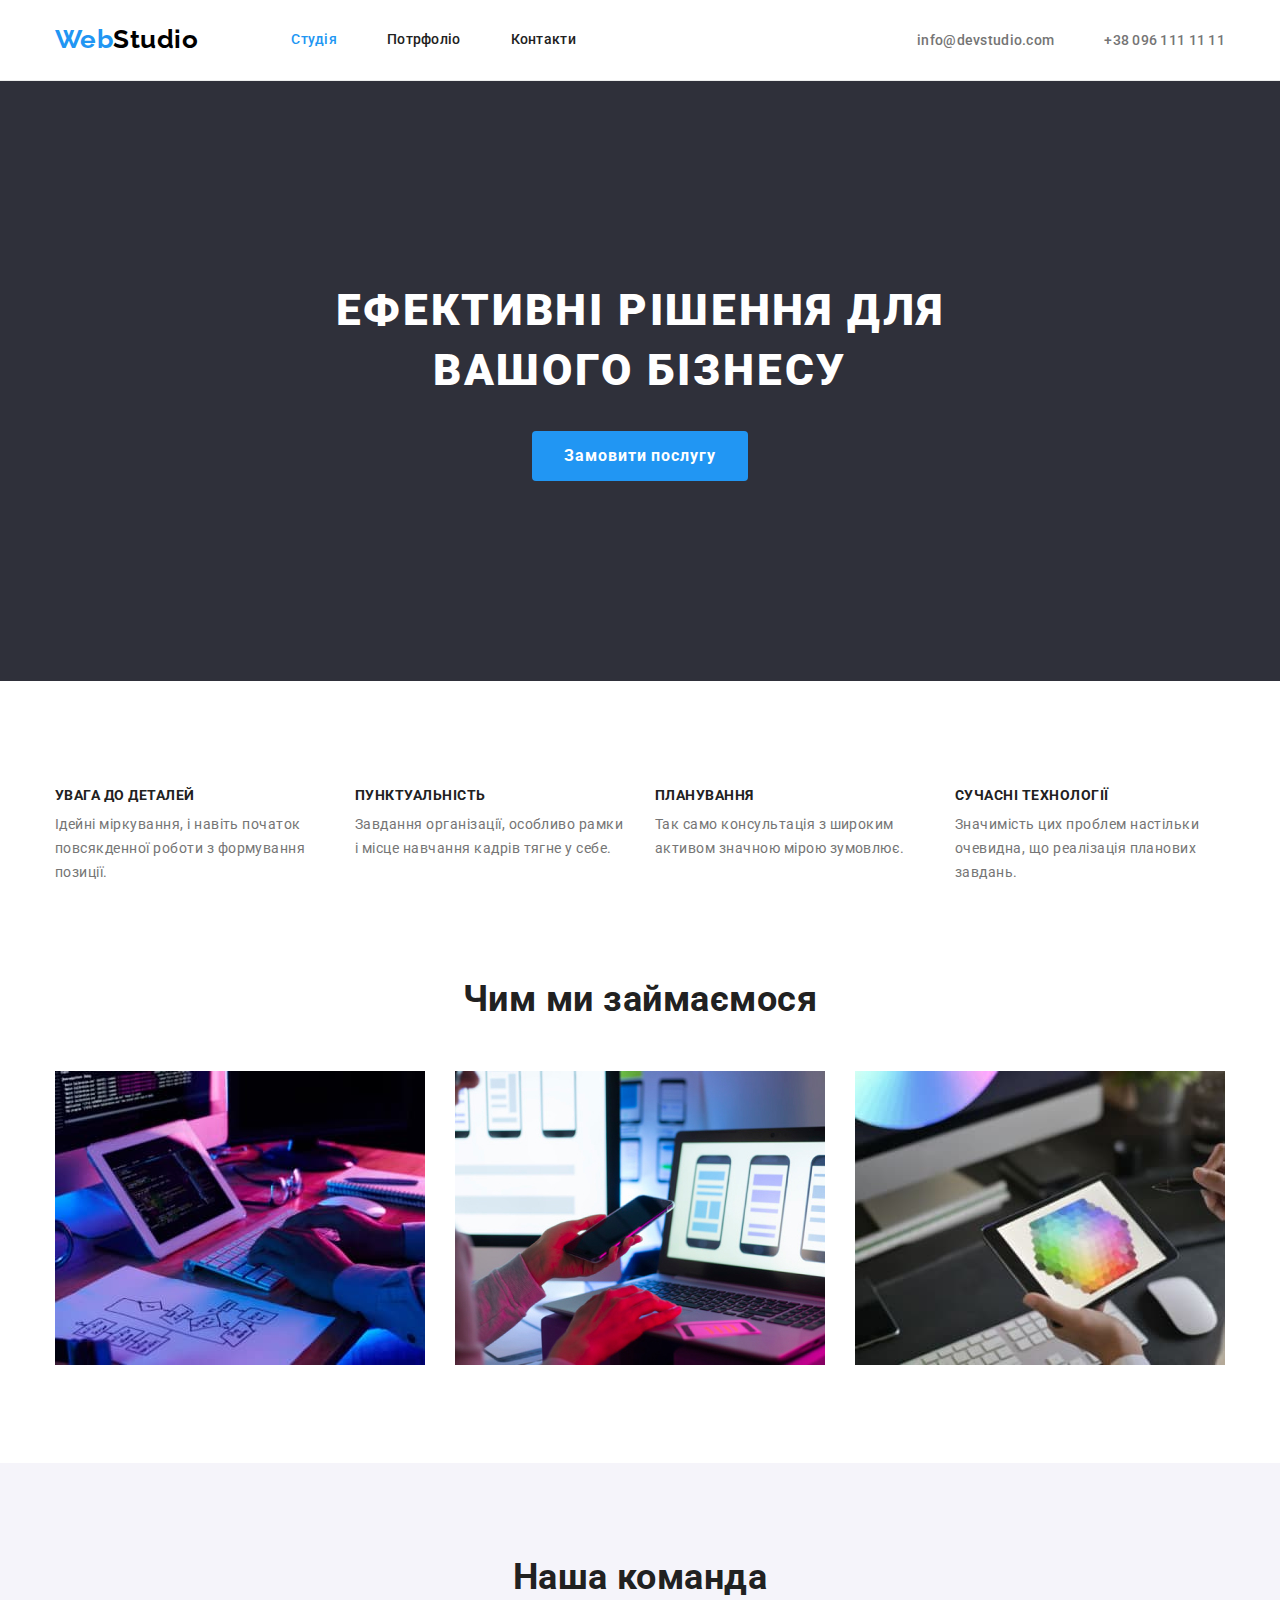
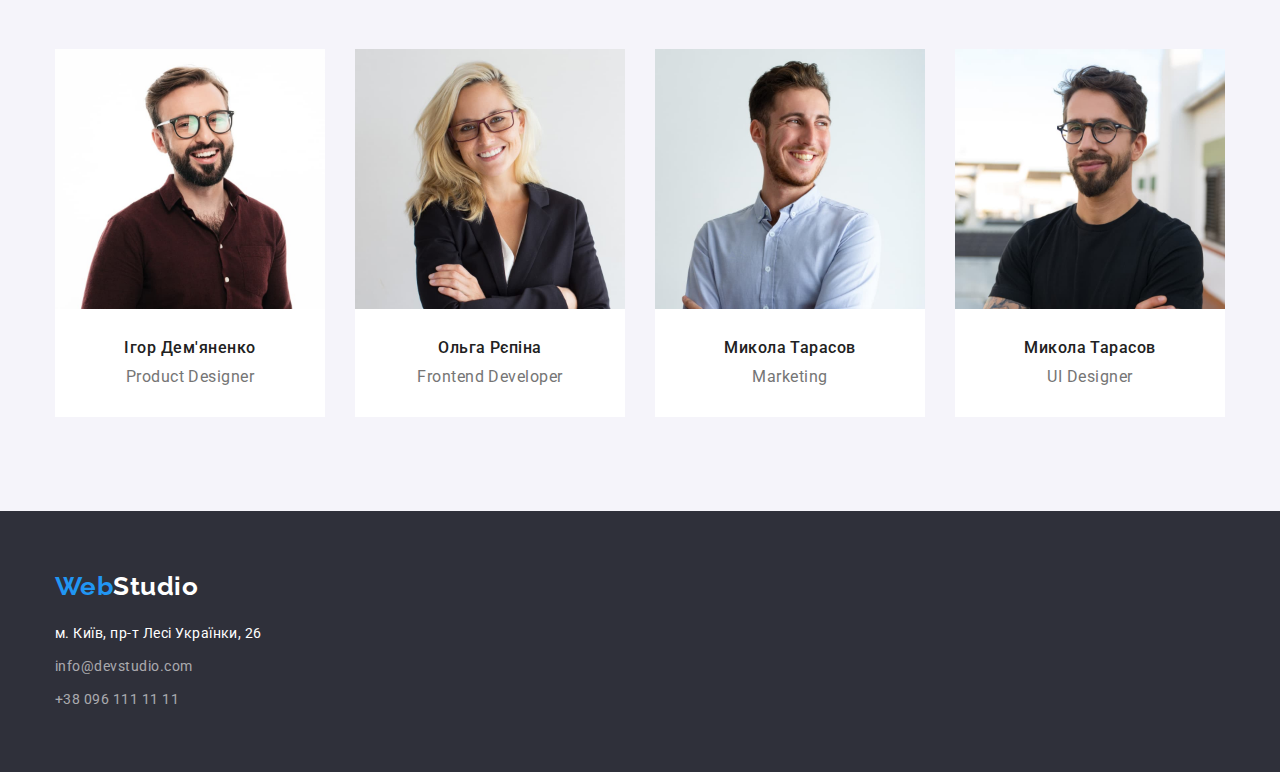
<file: index.html>
<!DOCTYPE html>
<html lang="uk">
  <head>
    <meta charset="UTF-8" />
    <meta http-equiv="X-UA-Compatible" content="IE=edge" />
    <meta name="viewport" content="width=device-width, initial-scale=1.0" />
    <title>WebStudio</title>
    <link
      href="https://fonts.googleapis.com/css2?family=Raleway:wght@700&family=Roboto:wght@400;500;700;900&display=swap"
      rel="stylesheet"
    />
    <link
      rel="stylesheet"
      href="https://cdnjs.cloudflare.com/ajax/libs/modern-normalize/1.1.0/modern-normalize.min.css
	 "
    />
    <link rel="stylesheet" href="./css/styles.css" />
  </head>
  <body>
    <header class="header">
      <div class="container">
        <a href="#" class="logo"><span>Web</span>Studio</a>
        <nav>
          <ul class="main-nav list">
            <li class="item"><a href="#" class="link active">Студія</a></li>
            <li class="item">
              <a href="./portfolio.html" class="link">Потрфоліо</a>
            </li>
            <li class="item"><a href="#" class="link">Контакти</a></li>
          </ul>
        </nav>
        <ul class="contacts list">
          <li class="item">
            <a href="mailto:info@devstudio.com" class="contacts-link"
              >info@devstudio.com</a
            >
          </li>
          <li class="item">
            <a href="tel:+380961111111" class="contacts-link"
              >+38 096 111 11 11</a
            >
          </li>
        </ul>
      </div>
    </header>
    <main>
      <section class="hero">
        <div class="container">
          <h1 class="hero-title">
            ЕФЕКТИВНІ РІШЕННЯ ДЛЯ <br />
            ВАШОГО БІЗНЕСУ
          </h1>
          <button type="submit" class="hero-btn">Замовити послугу</button>
        </div>
      </section>
      <!--Наші переваги-->
      <section class="privilege">
        <div class="container">
          <h2 class="section-title visually-hidden">Наші переваги</h2>
          <ul class="privilege-list list">
            <li class="privilege-item">
              <h3 class="privilege-title">УВАГА ДО ДЕТАЛЕЙ</h3>
              <p class="privilege-text">
                Ідейні міркування, і навіть початок повсякденної роботи з
                формування позиції.
              </p>
            </li>
            <li class="privilege-item">
              <h3 class="privilege-title">ПУНКТУАЛЬНІСТЬ</h3>
              <p class="privilege-text">
                Завдання організації, особливо рамки і місце навчання кадрів
                тягне у себе.
              </p>
            </li>
            <li class="privilege-item">
              <h3 class="privilege-title">ПЛАНУВАННЯ</h3>
              <p class="privilege-text">
                Так само консультація з широким активом значною мірою зумовлює.
              </p>
            </li>
            <li class="privilege-item">
              <h3 class="privilege-title">СУЧАСНІ ТЕХНОЛОГІЇ</h3>
              <p class="privilege-text">
                Значимість цих проблем настільки очевидна, що реалізація
                планових завдань.
              </p>
            </li>
          </ul>
        </div>
      </section>
      <!--Чим ми займаємося-->
      <section class="section">
        <div class="container">
          <h2 class="section-title">Чим ми займаємося</h2>
          <ul class="examples list">
            <li class="examples-item">
              <img
                src="image/weDo/img1.jpg"
                alt="Створення сайтів"
                width="370"
              />
            </li>
            <li class="examples-item">
              <img
                src="image/weDo/img2.jpg"
                alt="Створення мобільних додатків"
                width="370"
              />
            </li>
            <li class="examples-item">
              <img
                src="image/weDo/img3.jpg"
                alt="Створення дизайну сайтів"
                width="370"
              />
            </li>
          </ul>
        </div>
      </section>
      <!--Наша команда-->
      <section class="section our-team">
        <div class="container">
          <h2 class="section-title">Наша команда</h2>
          <ul class="our-team-list list">
            <li class="our-team-item">
              <img
                src="image/ourTeam/img1.jpg"
                alt="Ігор Дем'яненко"
                width="270"
              />
              <div class="our-team-worker">
                <h3 class="our-team-title">Ігор Дем'яненко</h3>
                <p class="our-team-text">Product Designer</p>
              </div>
            </li>
            <li class="our-team-item">
              <img
                src="image/ourTeam/img2.jpg"
                alt="Ольга Рєпіна"
                width="270"
              />
              <div class="our-team-worker">
                <h3 class="our-team-title">Ольга Рєпіна</h3>
                <p class="our-team-text">Frontend Developer</p>
              </div>
            </li>
            <li class="our-team-item">
              <img
                src="image/ourTeam/img3.jpg"
                alt="Микола Тарасов"
                width="270"
              />
              <div class="our-team-worker">
                <h3 class="our-team-title">Микола Тарасов</h3>
                <p class="our-team-text">Marketing</p>
              </div>
            </li>
            <li class="our-team-item">
              <img
                src="image/ourTeam/img4.jpg"
                alt="Михайло Єрмаков"
                width="270"
              />
              <div class="our-team-worker">
                <h3 class="our-team-title">Микола Тарасов</h3>
                <p class="our-team-text">UI Designer</p>
              </div>
            </li>
          </ul>
        </div>
      </section>
    </main>
    <footer class="footer">
      <div class="container">
        <a href="#" class="logo footer-logo"><span>Web</span>Studio</a>
        <address>
          <ul class="adress list">
            <li>
              <a
                href="https://goo.gl/maps/8N9khmtmoE5xAhKt7"
                target="_blank"
                rel="noopener noreferrer"
                class="link"
                >м. Київ, пр-т Лесі Українки, 26</a
              >
            </li>
            <li>
              <a href="mailto:info@devstudio.com" class="adress-link link"
                >info@devstudio.com</a
              >
            </li>
            <li>
              <a href="tel:+380961111111" class="adress-link link"
                >+38 096 111 11 11</a
              >
            </li>
          </ul>
        </address>
      </div>
    </footer>
  </body>
</html>
</file>
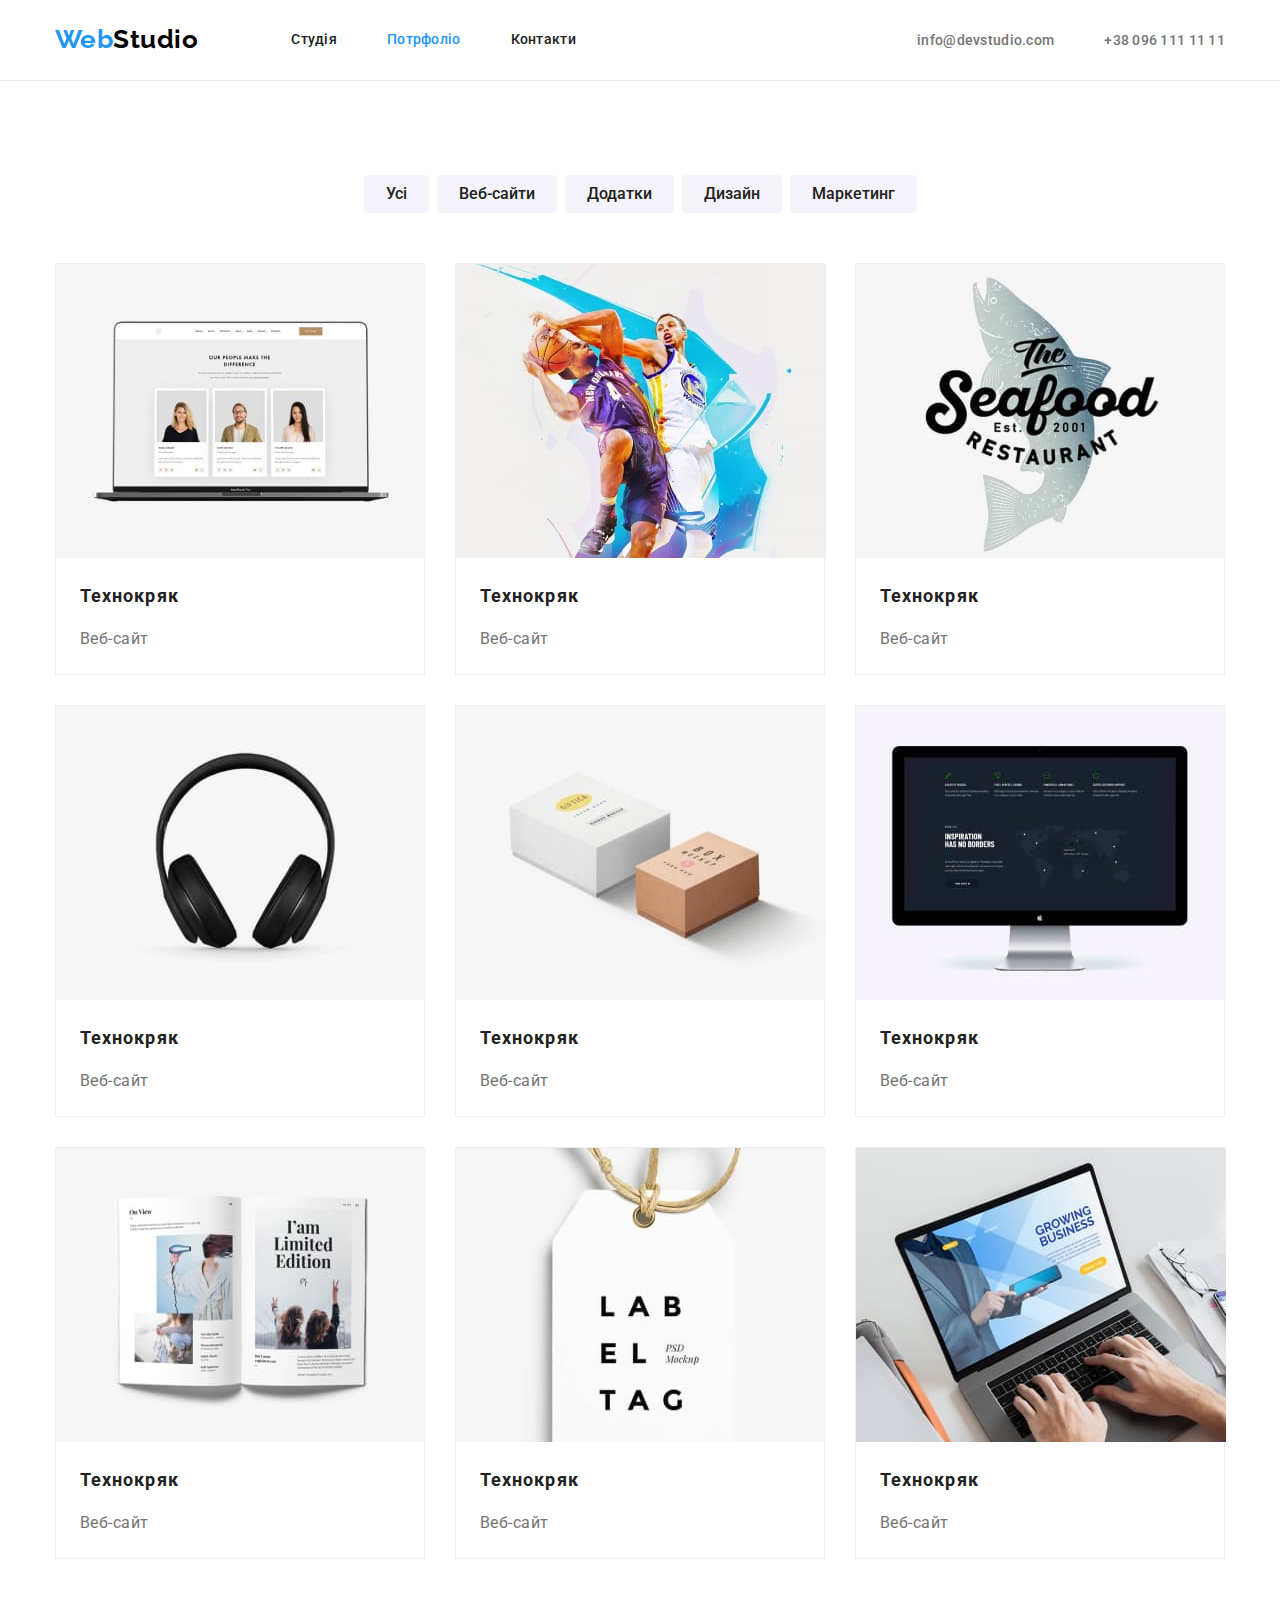
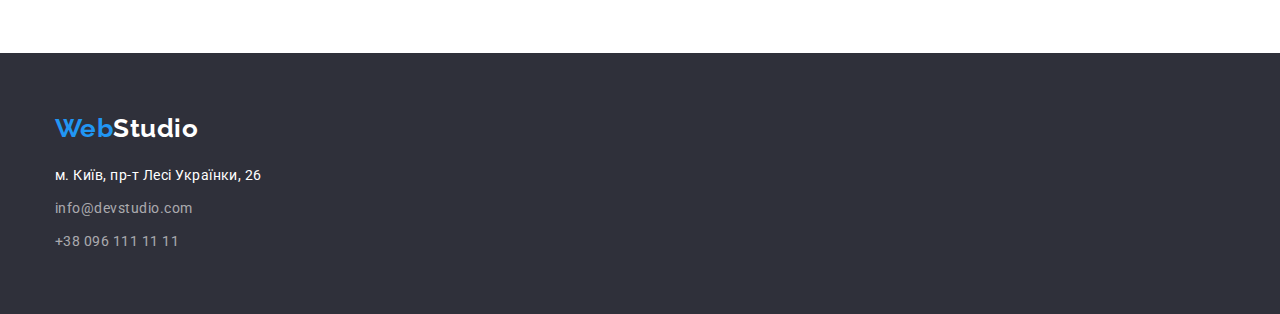
<file: portfolio.html>
<!DOCTYPE html>
<html lang="uk">
  <head>
    <meta charset="UTF-8" />
    <meta http-equiv="X-UA-Compatible" content="IE=edge" />
    <meta name="viewport" content="width=device-width, initial-scale=1.0" />
    <title>Portfolio</title>
    <link
      href="https://fonts.googleapis.com/css2?family=Raleway:wght@700&family=Roboto:wght@400;500;700;900&display=swap"
      rel="stylesheet"
    />
    <link
      rel="stylesheet"
      href="https://cdnjs.cloudflare.com/ajax/libs/modern-normalize/1.1.0/modern-normalize.min.css	 "
    />
    <link rel="stylesheet" href="./css/styles.css" />
  </head>
  <body>
    <header class="header">
      <div class="container">
        <a href="#" class="logo"><span>Web</span>Studio</a>
        <nav>
          <ul class="main-nav list">
            <li class="item"><a href="./index.html" class="link">Студія</a></li>
            <li class="item">
              <a href="#" class="link active">Потрфоліо</a>
            </li>
            <li class="item"><a href="#" class="link">Контакти</a></li>
          </ul>
        </nav>
        <ul class="contacts list">
          <li class="item">
            <a href="mailto:info@devstudio.com" class="contacts-link"
              >info@devstudio.com</a
            >
          </li>
          <li class="item">
            <a href="tel:+380961111111" class="contacts-link"
              >+38 096 111 11 11</a
            >
          </li>
        </ul>
      </div>
    </header>

    <main>
      <section class="section portfolio">
        <div class="container">
          <h1 class="section-title visually-hidden">Наші проекти</h1>
          <ul class="filter list">
            <li class="filter-item">
              <button type="button" class="filter-btn">Усі</button>
            </li>
            <li class="filter-item">
              <button type="button" class="filter-btn">Веб-сайти</button>
            </li>
            <li class="filter-item">
              <button type="button" class="filter-btn">Додатки</button>
            </li>
            <li class="filter-item">
              <button type="button" class="filter-btn">Дизайн</button>
            </li>
            <li class="filter-item">
              <button type="button" class="filter-btn">Маркетинг</button>
            </li>
          </ul>
          <ul class="portfolio-list list">
            <li class="portfolio-item">
              <a href="#" class="portfolio-link">
                <img src="./image/portfolio/img1.jpg" alt="" width="370" />
                <div class="portfolio-work">
                  <h2 class="portfolio-title">Технокряк</h2>
                  <p class="portfolio-text">Веб-сайт</p>
                </div>
              </a>
            </li>
            <li class="portfolio-item">
              <a href="#" class="portfolio-link">
                <img src="./image/portfolio/img2.jpg" alt="" width="370" />
                <div class="portfolio-work">
                  <h2 class="portfolio-title">Технокряк</h2>
                  <p class="portfolio-text">Веб-сайт</p>
                </div>
              </a>
            </li>
            <li class="portfolio-item">
              <a href="#" class="portfolio-link">
                <img src="./image/portfolio/img3.jpg" alt="" width="370" />
                <div class="portfolio-work">
                  <h2 class="portfolio-title">Технокряк</h2>
                  <p class="portfolio-text">Веб-сайт</p>
                </div>
              </a>
            </li>
            <li class="portfolio-item">
              <a href="#" class="portfolio-link">
                <img src="./image/portfolio/img4.jpg" alt="" width="370" />
                <div class="portfolio-work">
                  <h2 class="portfolio-title">Технокряк</h2>
                  <p class="portfolio-text">Веб-сайт</p>
                </div>
              </a>
            </li>
            <li class="portfolio-item">
              <a href="#" class="portfolio-link">
                <img src="./image/portfolio/img5.jpg" alt="" width="370" />
                <div class="portfolio-work">
                  <h2 class="portfolio-title">Технокряк</h2>
                  <p class="portfolio-text">Веб-сайт</p>
                </div>
              </a>
            </li>
            <li class="portfolio-item">
              <a href="#" class="portfolio-link">
                <img src="./image/portfolio/img6.jpg" alt="" width="370" />
                <div class="portfolio-work">
                  <h2 class="portfolio-title">Технокряк</h2>
                  <p class="portfolio-text">Веб-сайт</p>
                </div>
              </a>
            </li>
            <li class="portfolio-item">
              <a href="#" class="portfolio-link">
                <img src="./image/portfolio/img7.jpg" alt="" width="370" />
                <div class="portfolio-work">
                  <h2 class="portfolio-title">Технокряк</h2>
                  <p class="portfolio-text">Веб-сайт</p>
                </div>
              </a>
            </li>
            <li class="portfolio-item">
              <a href="#" class="portfolio-link">
                <img src="./image/portfolio/img8.jpg" alt="" width="370" />
                <div class="portfolio-work">
                  <h2 class="portfolio-title">Технокряк</h2>
                  <p class="portfolio-text">Веб-сайт</p>
                </div>
              </a>
            </li>
            <li class="portfolio-item">
              <a href="#" class="portfolio-link">
                <img src="./image/portfolio/img9.jpg" alt="" width="370" />
                <div class="portfolio-work">
                  <h2 class="portfolio-title">Технокряк</h2>
                  <p class="portfolio-text">Веб-сайт</p>
                </div>
              </a>
            </li>
          </ul>
        </div>
      </section>
    </main>

    <footer class="footer">
      <div class="container">
        <a href="#" class="logo footer-logo"><span>Web</span>Studio</a>
        <address>
          <ul class="adress list">
            <li>
              <a
                href="https://goo.gl/maps/8N9khmtmoE5xAhKt7"
                target="_blank"
                rel="noopener noreferrer"
                class="link"
                >м. Київ, пр-т Лесі Українки, 26</a
              >
            </li>
            <li>
              <a href="mailto:info@devstudio.com" class="adress-link link"
                >info@devstudio.com</a
              >
            </li>
            <li>
              <a href="tel:+380961111111" class="adress-link link"
                >+38 096 111 11 11</a
              >
            </li>
          </ul>
        </address>
      </div>
    </footer>
  </body>
</html>
</file>
<file: css/styles.css>
:root {
  --primary-text-color: #757575;
  --title-text-color: #212121;
  --accent-color: #2196f3;
  --white-color: #ffffff;
}

body {
  color: var(--primary-text-color);
  background-color: var(--white-color);
  font-family: Roboto, sans-serif;
  letter-spacing: 0.03em;
}

.list {
  list-style: none;
  padding: 0;
  margin: 0;
}

address {
  font-style: normal;
}

button {
  font-family: inherit;
}

.container {
  width: 1200px;
  padding: 0px 15px;
  margin: 0 auto;
}

.section {
  padding: 94px 0px;
}

.visually-hidden {
  position: absolute;
  width: 1px;
  height: 1px;
  margin: -1px;
  border: 0;
  padding: 0;

  white-space: nowrap;
  clip-path: inset(100%);
  clip: rect(0 0 0 0);
  overflow: hidden;
}

/* header */

.header {
  border-bottom: 1px solid #ececec;
}

.header .container {
  display: flex;
  align-items: center;
}

.header nav {
  margin-left: 93px;
}

.logo {
  color: #000000;
  text-decoration: none;
  font-family: Raleway, sans-serif;
  font-weight: 700;
  font-size: 26px;
  line-height: 1.2;
}

.logo span {
  color: var(--accent-color);
}

.main-nav {
  display: flex;
}

.main-nav .item + .item {
  margin-left: 50px;
}

.main-nav .link {
  display: block;
  padding-top: 32px;
  padding-bottom: 32px;
  color: var(--title-text-color);
  text-decoration: none;
  font-weight: 500;
  font-size: 14px;
  line-height: 1.14;
  letter-spacing: 0.02em;
}

.main-nav .link:hover,
.main-nav .link:focus {
  color: var(--accent-color);
}

.main-nav .active {
  color: var(--accent-color);
}

.contacts {
  display: flex;
  margin-left: auto;
}

.contacts .item:not(:first-child) {
  margin-left: 50px;
}

.contacts-link {
  color: var(--primary-text-color);
  text-decoration: none;
  font-weight: 500;
  font-size: 14px;
  line-height: 1.14;
  letter-spacing: 0.02em;
}

.contacts-link:hover {
  color: var(--accent-color);
}

/* hero */

.hero {
  background-color: #2f303a;
  text-align: center;
  padding: 200px 0;
}

.hero-title {
  color: var(--white-color);
  font-family: 'Roboto';
  font-weight: 900;
  font-size: 44px;
  line-height: 1.36;
  text-align: center;
  letter-spacing: 0.06em;
  text-transform: uppercase;
  margin-top: 0;
  margin-bottom: 30px;
}

.hero-btn {
  padding: 10px 32px;
  color: var(--white-color);
  background-color: var(--accent-color);
  cursor: pointer;
  font-weight: 700;
  font-size: 16px;
  line-height: 1.87;
  letter-spacing: 0.06em;
  border: 0px;
  border-radius: 4px;
}

/* privilege */

.privilege {
  padding-top: 107px;
}

.privilege-list {
  display: flex;
}

.privilege-item {
  max-width: calc((100% - 90px) / 4);
  margin-right: 30px;
}

.privilege-item:last-of-type {
  margin-right: 0;
}

.section-title {
  color: var(--title-text-color);
  font-family: 'Roboto';
  font-weight: 700;
  font-size: 36px;
  line-height: 1.16;
  text-align: center;
  margin-top: 0;
  margin-bottom: 50px;
}

.privilege-title {
  color: var(--title-text-color);
  font-weight: 700;
  font-size: 14px;
  line-height: 1.14;
  text-transform: uppercase;
  margin-top: 0;
  margin-bottom: 10px;
}

.privilege-text {
  font-family: 'Roboto';
  font-size: 14px;
  line-height: 1.71;
  padding: 0;
  margin: 0;
}

/* examples */

.examples {
  display: flex;
}

.examples-item {
  width: calc((100% - 60px) / 3);
  margin-right: 30px;
}

.examples-item:last-of-type {
  margin-right: 0;
}

/* team */

.our-team {
  background-color: #f5f4fa;
  padding: 94px 0;
}

.our-team-list {
  display: flex;
}

.our-team-item {
  width: calc((100% - 90px) / 4);
  margin-right: 30px;
  background-color: var(--white-color);
  text-align: center;
}

.our-team-item:last-of-type {
  margin-right: 0;
}

.our-team img {
  display: block;
}

.our-team-worker {
  padding: 30px 0;
}

.our-team-title {
  color: var(--title-text-color);
  font-weight: 500;
  font-size: 16px;
  line-height: 1.18;
  margin-top: 0;
  margin-bottom: 10px;
}

.our-team-text {
  font-size: 16px;
  line-height: 1.18;
  margin: 0;
}

/* footer */

.footer {
  background-color: #2f303a;
  padding: 60px 0;
}

.footer-logo {
  display: inline-block;
  color: var(--white-color);
  margin-bottom: 20px;
}

.adress li {
  margin-bottom: 9px;
}

.adress li:last-of-type {
  margin-bottom: 0;
}

.adress .link {
  color: var(--white-color);
  text-decoration: none;
  font-size: 14px;
  line-height: 1.71;
}

.adress .link:hover {
  color: var(--accent-color);
}

.adress .adress-link {
  color: rgba(255, 255, 255, 0.6);
}

/* страница portfolio */

.portfolio {
  background-color: #ffffff;
  padding: 94px 0;
}

.filter {
  margin-bottom: 50px;
  display: flex;
  justify-content: center;
}

.filter-item {
  margin-right: 8px;
}

.filter-item:last-of-type {
  margin-right: 0;
}

.filter-btn {
  color: var(--title-text-color);
  background-color: #f5f4fa;
  cursor: pointer;
  border: none;
  font-weight: 500;
  font-size: 16px;
  line-height: 1.62;
  padding: 6px 22px;
  border-radius: 4px;
}

.filter-btn:hover,
.filter-btn:focus {
  color: var(--white-color);
  background-color: var(--accent-color);
  border: none;
  box-shadow: 0px 3px 1px rgba(0, 0, 0, 0.1), 0px 1px 2px rgba(0, 0, 0, 0.08),
    0px 2px 2px rgba(0, 0, 0, 0.12);
}

.portfolio-list {
  display: flex;
  flex-wrap: wrap;
}

.portfolio-item {
  width: calc((100% - 60px) / 3);
  margin-right: 30px;
  margin-bottom: 30px;
  border: 1px #eeeeee solid;
}

.portfolio-item:nth-child(3n) {
  margin-right: 0;
}

.portfolio-item:nth-last-child(-n + 3) {
  margin-bottom: 0;
}

.portfolio img {
  display: block;
}

/* .portfolio-link {
  display: block;
} */

.portfolio-title {
  color: var(--title-text-color);
  font-weight: 700;
  font-size: 18px;
  line-height: 2;
  letter-spacing: 0.06em;
  margin-top: 0;
  margin-bottom: 10px;
}

.portfolio-work {
  padding: 20px 24px;
}

.portfolio-list a {
  text-decoration: none;
  color: inherit;
}

.portfolio-list p {
  font-size: 16px;
  line-height: 1.87;
}

.portfolio-text {
  margin: 0;
}
</file>
